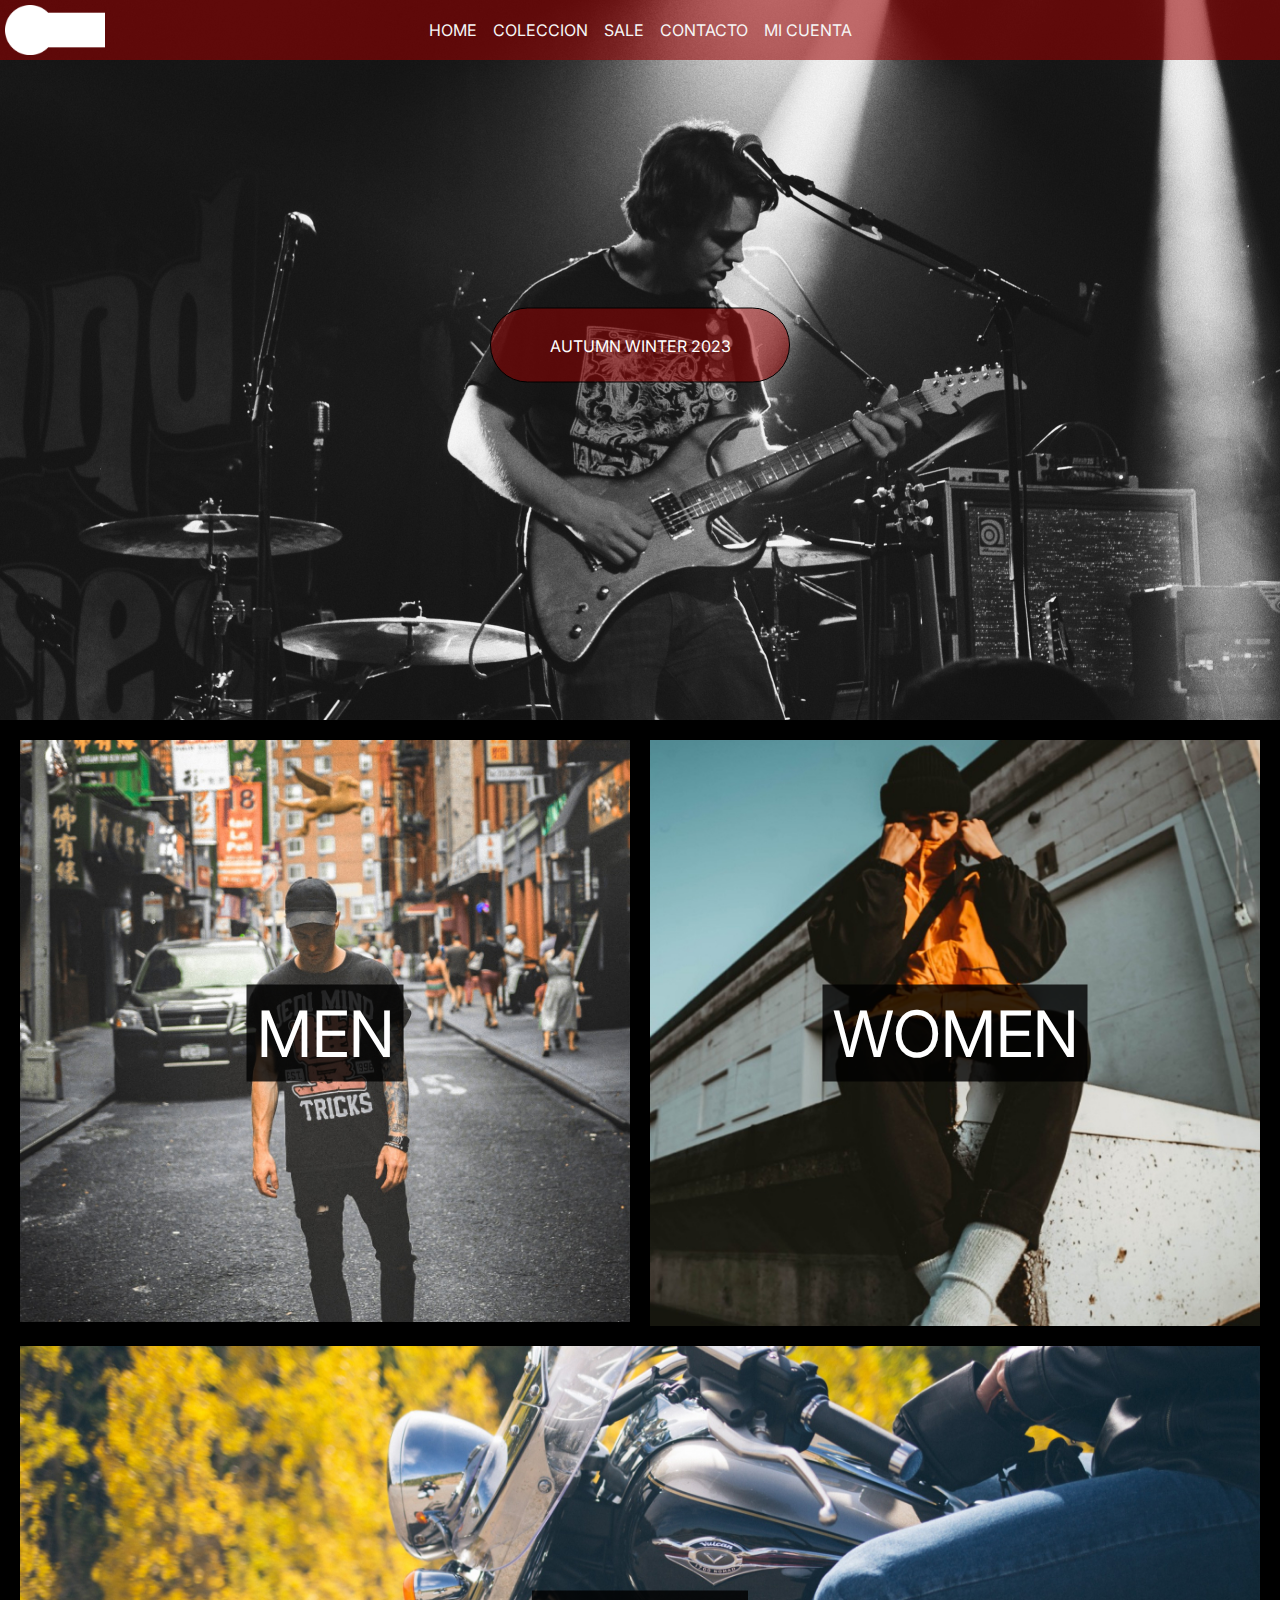
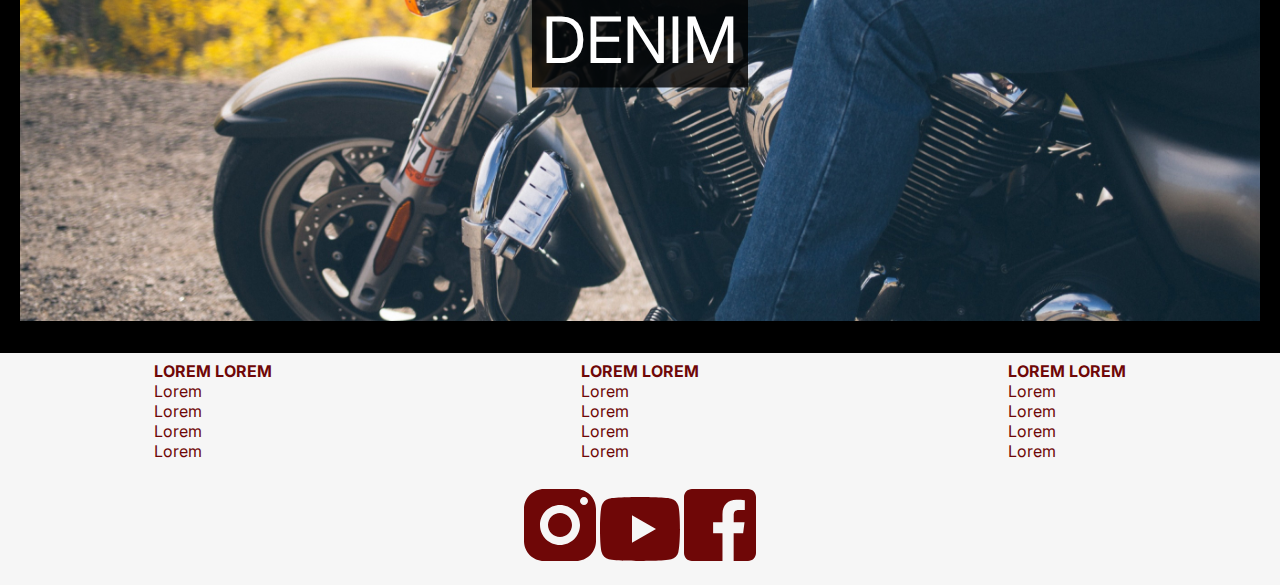
<file: index.html>
<!DOCTYPE html>
<html lang="en">
<head>
    <meta charset="UTF-8">
    <meta name="viewport" content="width=device-width, initial-scale=1.0">
    <title>MARCA - INDUMENTARIA</title>
    <link rel="stylesheet" href="./css/style.css">
</head>
<body class="bodyHome">
    <header class="headerHome">
        <nav class="navBarHome">
            <img src="./assets/img/logo.png" alt="logo" class="logo">
            <ul>
                <li><a href="index.html">HOME</a></li>
                <li><a href="./pages/coleccion.html">COLECCION</a></li>
                <li><a href="./pages/sale.html">SALE</a></li>
                <li><a href="./pages/contacto.html">CONTACTO</a></li>
                <li><a href="./pages/mi-cuenta.html">MI CUENTA</a></li>
            </ul>
        </nav>
        <div class="linkButtonHeaderBack">
            <a href="#" class="backgroundHeaderTitle">AUTUMN WINTER 2023</a>
        </div>
    </header>
    <main class="mainHome">
        <section class="men">
            <p class="mainText">MEN</p>
            <img src="./assets/img/man-background.jpg" alt="">
        </section>
        <section class="women">
            <p class="mainText">WOMEN</p>
            <img src="./assets/img/woman-background.jpg" alt="">
        </section>
        <section class="denim">
            <p class="mainText">DENIM</p>
            <img src="./assets/img/denim-background.jpg" alt="">
        </section>
    </main>
    <footer>
        <div class="column1">
            <p>LOREM LOREM</p>
            <ul>
                <li><a href="#">Lorem</a></li>
                <li><a href="#">Lorem</a></li>
                <li><a href="#">Lorem</a></li>
                <li><a href="#">Lorem</a></li>
            </ul>
        </div>
        <div class="column2">
            <p>LOREM LOREM</p>
            <ul>
                <li><a href="#">Lorem</a></li>
                <li><a href="#">Lorem</a></li>
                <li><a href="#">Lorem</a></li>
                <li><a href="#">Lorem</a></li>
            </ul>
        </div>
        <div class="column3">
            <p>LOREM LOREM</p>
            <ul>
                <li><a href="#">Lorem</a></li>
                <li><a href="#">Lorem</a></li>
                <li><a href="#">Lorem</a></li>
                <li><a href="#">Lorem</a></li>
            </ul>
        </div>
        <div class="redesIconos">
            <a href="https://www.instagram.com" target="_blank"><img src="./assets/img/logo-instagram.svg" alt="logo instagram"></a>
            <a href="https://www.youtube.com" target="_blank"><img src="./assets/img/logo-youtube.svg" alt="logo youtube"></a>
            <a href="https://www.facebook.com" target="_blank"><img src="./assets/img/logo-facebook.svg" alt="logo facebook"></a>
        </div>
    </footer>
</body>
</html>
</file>
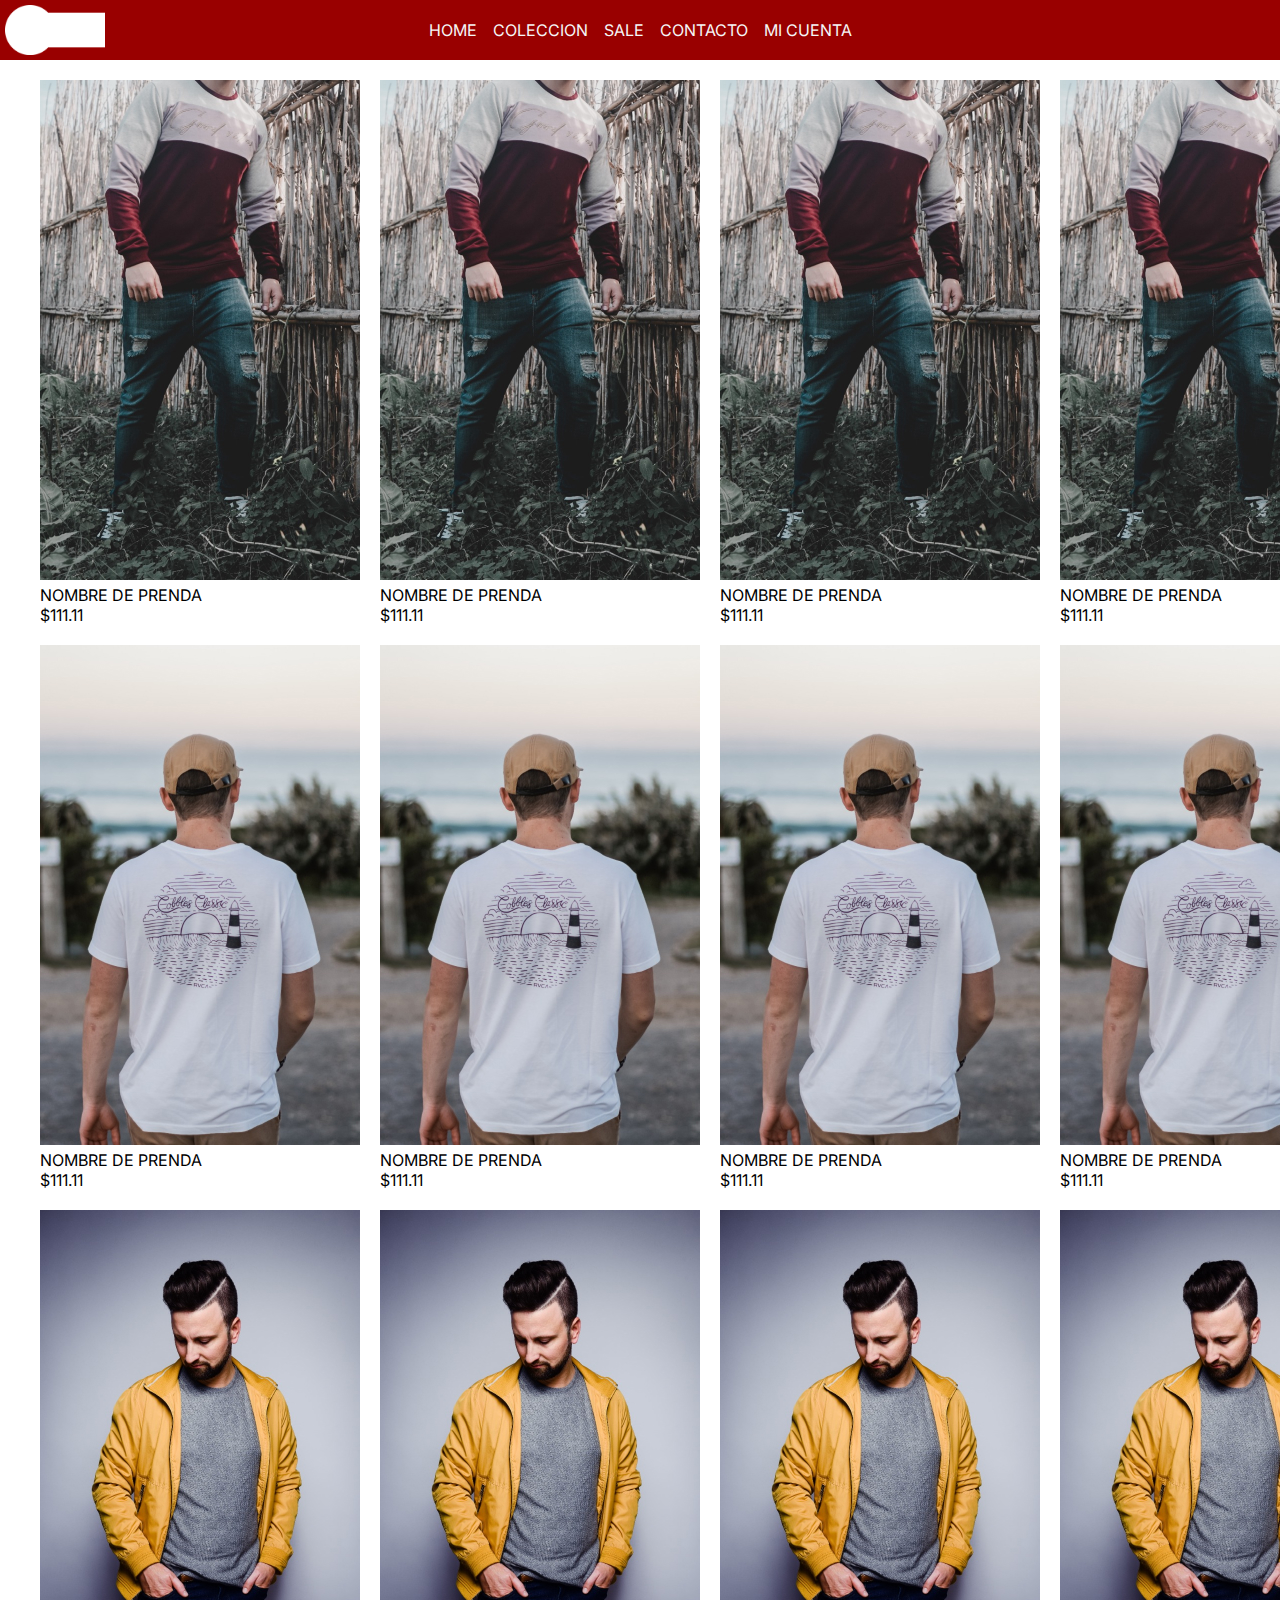
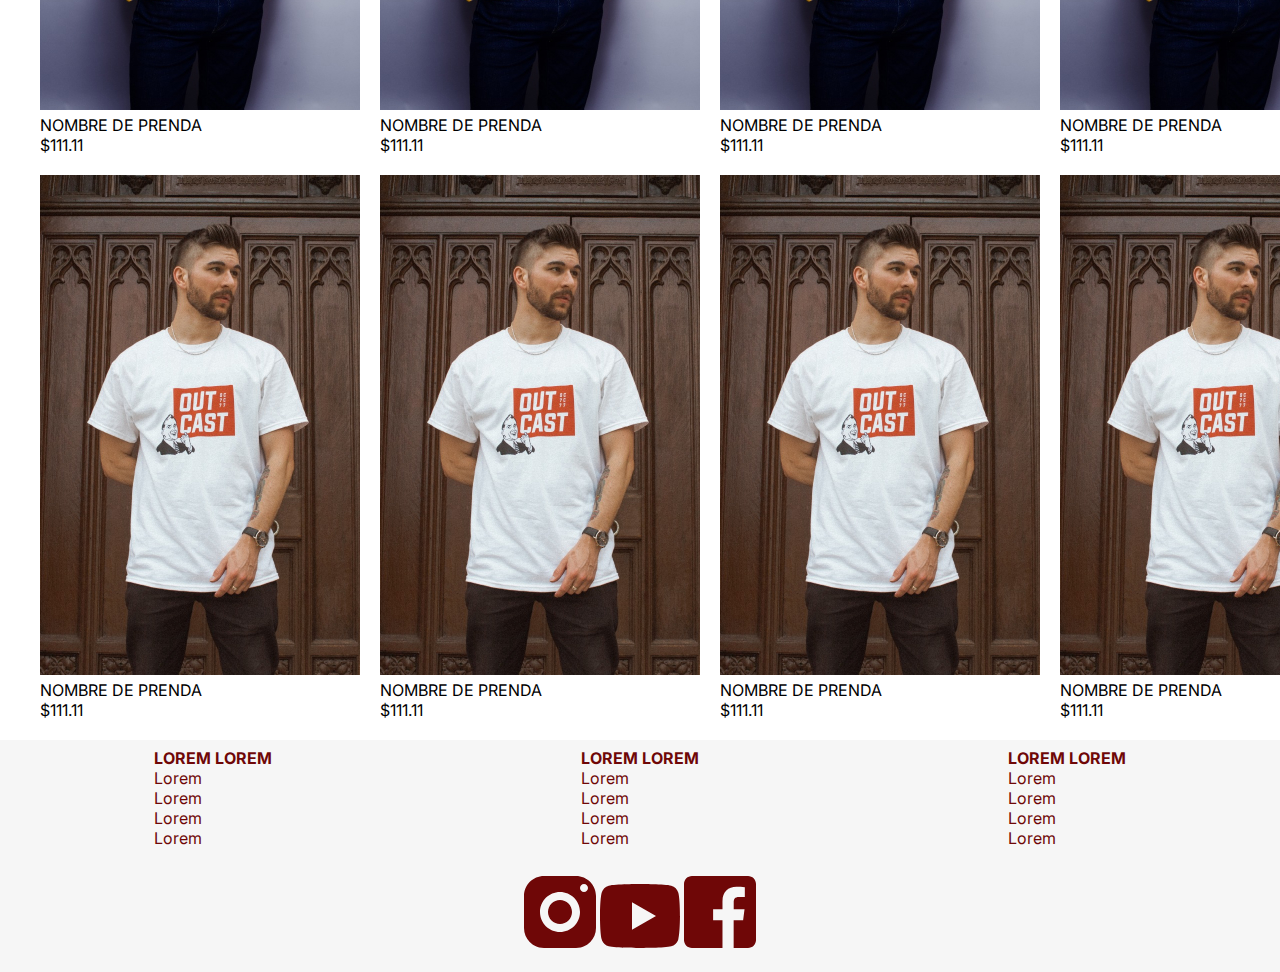
<file: pages/coleccion.html>
<!DOCTYPE html>
<html lang="en">
<head>
    <meta charset="UTF-8">
    <meta name="viewport" content="width=device-width, initial-scale=1.0">
    <title>COLECCION</title>
    <link rel="stylesheet" href="../css/style.css">
</head>
<body>
    <header>
        <nav class="navBar">
            <img src="../assets/img/logo.png" alt="logo" class="logo">
            <ul>
                <li><a href="../index.html">HOME</a></li>
                <li><a href="coleccion.html">COLECCION</a></li>
                <li><a href="sale.html">SALE</a></li>
                <li><a href="contacto.html">CONTACTO</a></li>
                <li><a href="mi-cuenta.html">MI CUENTA</a></li>
            </ul>
        </nav>
    </header>
    <main class="mainColeccion">
        <div class="cardPrendas prenda1">                          <!-- PRENDAS -->
            <img src="../assets/img/prenda1.jpg" alt="">
            <div>NOMBRE DE PRENDA</div>
            <div>$111.11</div>
        </div>
        <div class="cardPrendas prenda2">
            <img src="../assets/img/prenda1.jpg" alt="">
            <div>NOMBRE DE PRENDA</div>
            <div>$111.11</div>
        </div>
        <div class="cardPrendas prenda3">
            <img src="../assets/img/prenda1.jpg" alt="">
            <div>NOMBRE DE PRENDA</div>
            <div>$111.11</div>
        </div>
        <div class="cardPrendas prenda4">
            <img src="../assets/img/prenda1.jpg" alt="">
            <div>NOMBRE DE PRENDA</div>
            <div>$111.11</div>            
        </div>
        <div class="cardPrendas prenda5">
            <img src="../assets/img/prenda2.jpg" alt="">
            <div>NOMBRE DE PRENDA</div>
            <div>$111.11</div>
        </div>
        <div class="cardPrendas prenda6">
            <img src="../assets/img/prenda2.jpg" alt="">
            <div>NOMBRE DE PRENDA</div>
            <div>$111.11</div>
        </div>
        <div class="cardPrendas prenda7">
            <img src="../assets/img/prenda2.jpg" alt="">
            <div>NOMBRE DE PRENDA</div>
            <div>$111.11</div>
        </div>
        <div class="cardPrendas prenda8">
            <img src="../assets/img/prenda2.jpg" alt="">
            <div>NOMBRE DE PRENDA</div>
            <div>$111.11</div>
        </div>
        <div class="cardPrendas prenda9">
            <img src="../assets/img/prenda3.jpg" alt="">
            <div>NOMBRE DE PRENDA</div>
            <div>$111.11</div>
        </div>
        <div class="cardPrendas prenda10">
            <img src="../assets/img/prenda3.jpg" alt="">
            <div>NOMBRE DE PRENDA</div>
            <div>$111.11</div>
        </div>
        <div class="cardPrendas prenda11">
            <img src="../assets/img/prenda3.jpg" alt="">
            <div>NOMBRE DE PRENDA</div>
            <div>$111.11</div>
        </div>
        <div class="cardPrendas prenda12">
            <img src="../assets/img/prenda3.jpg" alt="">
            <div>NOMBRE DE PRENDA</div>
            <div>$111.11</div>
        </div>
        <div class="cardPrendas prenda13">
            <img src="../assets/img/prenda4.jpg" alt="">
            <div>NOMBRE DE PRENDA</div>
            <div>$111.11</div>
        </div>
        <div class="cardPrendas prenda14">
            <img src="../assets/img/prenda4.jpg" alt="">
            <div>NOMBRE DE PRENDA</div>
            <div>$111.11</div>
        </div>
        <div class="cardPrendas prenda15">
            <img src="../assets/img/prenda4.jpg" alt="">
            <div>NOMBRE DE PRENDA</div>
            <div>$111.11</div>
        </div>
        <div class="cardPrendas prenda16">
            <img src="../assets/img/prenda4.jpg" alt="">
            <div>NOMBRE DE PRENDA</div>
            <div>$111.11</div>
        </div>
    </main>
    <footer>
        <div class="column1">
            <p>LOREM LOREM</p>
            <ul>
                <li><a href="#">Lorem</a></li>
                <li><a href="#">Lorem</a></li>
                <li><a href="#">Lorem</a></li>
                <li><a href="#">Lorem</a></li>
            </ul>
        </div>
        <div class="column2">
            <p>LOREM LOREM</p>
            <ul>
                <li><a href="#">Lorem</a></li>
                <li><a href="#">Lorem</a></li>
                <li><a href="#">Lorem</a></li>
                <li><a href="#">Lorem</a></li>
            </ul>
        </div>
        <div class="column3">
            <p>LOREM LOREM</p>
            <ul>
                <li><a href="#">Lorem</a></li>
                <li><a href="#">Lorem</a></li>
                <li><a href="#">Lorem</a></li>
                <li><a href="#">Lorem</a></li>
            </ul>
        </div>
        <div class="redesIconos">
            <a href="https://www.instagram.com" target="_blank"><img src="../assets/img/logo-instagram.svg" alt="logo instagram"></a>
            <a href="https://www.youtube.com" target="_blank"><img src="../assets/img/logo-youtube.svg" alt="logo youtube"></a>
            <a href="https://www.facebook.com" target="_blank"><img src="../assets/img/logo-facebook.svg" alt="logo facebook"></a>
        </div>
    </footer>
</body>
</html>
</file>
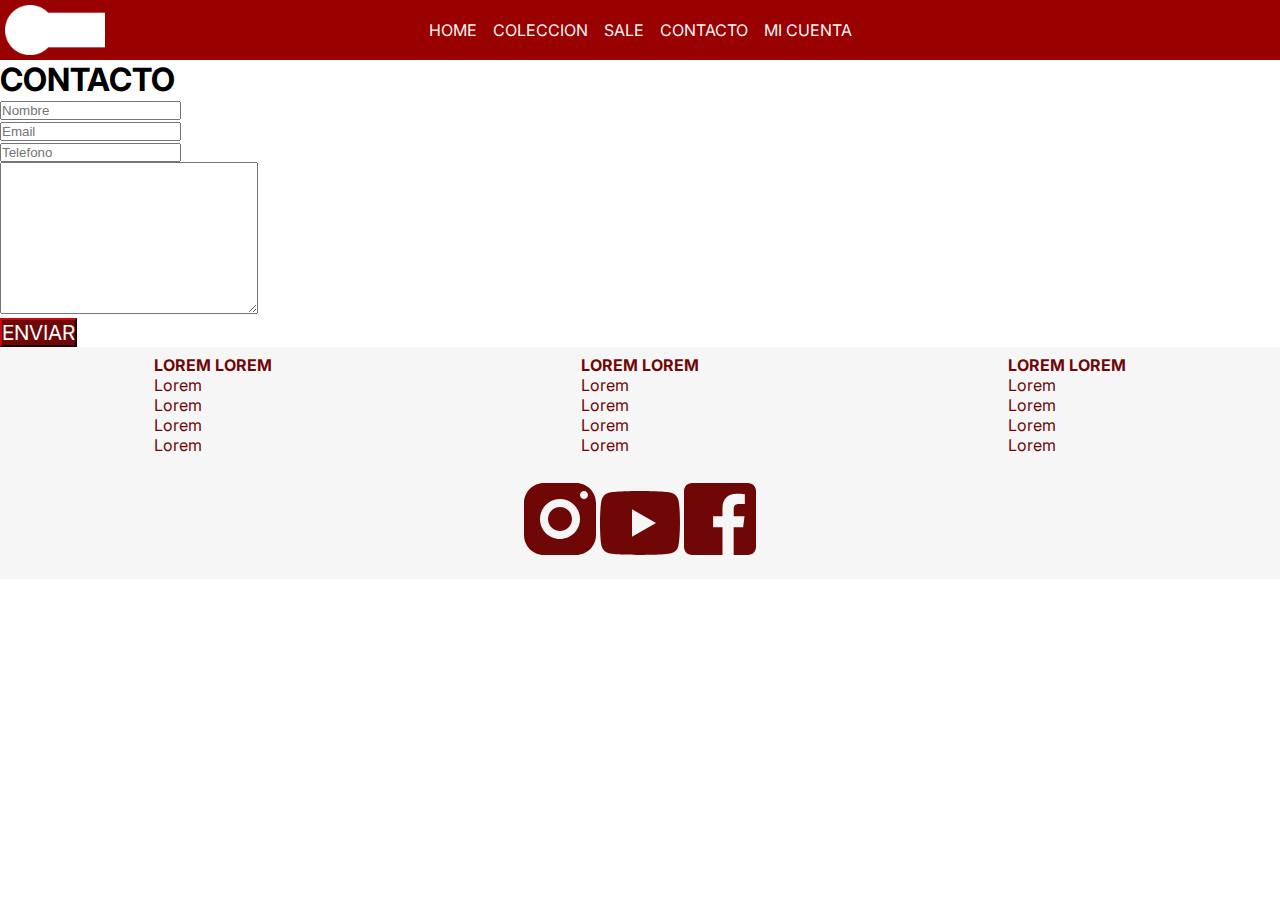
<file: pages/contacto.html>
<!DOCTYPE html>
<html lang="en">
<head>
    <meta charset="UTF-8">
    <meta name="viewport" content="width=device-width, initial-scale=1.0">
    <title>CONTACTO</title>
    <link href="https://cdn.jsdelivr.net/npm/bootstrap@5.3.1/dist/css/bootstrap.min.css" rel="stylesheet" integrity="sha384-4bw+/aepP/YC94hEpVNVgiZdgIC5+VKNBQNGCHeKRQN+PtmoHDEXuppvnDJzQIu9" crossorigin="anonymous">
    <link rel="stylesheet" href="../css/style.css">
</head>
<body>
    <header>
        <nav class="navBar">
            <img src="../assets/img/logo.png" alt="logo" class="logo">
            <ul class="my-auto">
                <li><a href="../index.html">HOME</a></li>
                <li><a href="coleccion.html">COLECCION</a></li>
                <li><a href="sale.html">SALE</a></li>
                <li><a href="contacto.html">CONTACTO</a></li>
                <li><a href="mi-cuenta.html">MI CUENTA</a></li>
            </ul>
        </nav>
    </header>
    <main>
        <h1 class="row justify-content-center mt-5 contactoH1">CONTACTO</h1>
        <form>
            <div class="w-25 mx-auto">
                <label for="nombre"></label>
                <input type="text" class="form-control" id="nombre" placeholder="Nombre" required>
            </div>
            <div class="w-25 mx-auto">
                <label for="email"></label>
                <input type="email" class="form-control" id="email" placeholder="Email" required>
            </div>
            <div class="w-25 mx-auto">
                <label for="telefono"></label>
                <input type="tel" class="form-control" id="telefono" placeholder="Telefono" required>
            </div>
            <div class="w-25 mx-auto">
                <label for="mensaje"></label>
                <textarea type="text" class="form-control" id="mensaje" cols="30" rows="10" placeholder="Mensaje" required>
                
                </textarea>
            </div>
            <div class="d-grid col-1 mx-auto my-4">
                <button type="submit" class="btn btn-primary rounded-5 botonEnviarForm">ENVIAR</button>
            </div> 
        </form>
    </main>
    <footer>
        <div class="column1">
            <p>LOREM LOREM</p>
            <ul>
                <li><a href="#">Lorem</a></li>
                <li><a href="#">Lorem</a></li>
                <li><a href="#">Lorem</a></li>
                <li><a href="#">Lorem</a></li>
            </ul>
        </div>
        <div class="column2">
            <p>LOREM LOREM</p>
            <ul>
                <li><a href="#">Lorem</a></li>
                <li><a href="#">Lorem</a></li>
                <li><a href="#">Lorem</a></li>
                <li><a href="#">Lorem</a></li>
            </ul>
        </div>
        <div class="column3">
            <p>LOREM LOREM</p>
            <ul>
                <li><a href="#">Lorem</a></li>
                <li><a href="#">Lorem</a></li>
                <li><a href="#">Lorem</a></li>
                <li><a href="#">Lorem</a></li>
            </ul>
        </div>
        <div class="redesIconos">
            <a href="https://www.instagram.com" target="_blank"><img src="../assets/img/logo-instagram.svg" alt="logo instagram"></a>
            <a href="https://www.youtube.com" target="_blank"><img src="../assets/img/logo-youtube.svg" alt="logo youtube"></a>
            <a href="https://www.facebook.com" target="_blank"><img src="../assets/img/logo-facebook.svg" alt="logo facebook"></a>
        </div>
    </footer>

    <script src="https://cdn.jsdelivr.net/npm/@popperjs/core@2.11.8/dist/umd/popper.min.js" integrity="sha384-I7E8VVD/ismYTF4hNIPjVp/Zjvgyol6VFvRkX/vR+Vc4jQkC+hVqc2pM8ODewa9r" crossorigin="anonymous"></script>
    <script src="https://cdn.jsdelivr.net/npm/bootstrap@5.3.1/dist/js/bootstrap.min.js" integrity="sha384-Rx+T1VzGupg4BHQYs2gCW9It+akI2MM/mndMCy36UVfodzcJcF0GGLxZIzObiEfa" crossorigin="anonymous"></script>
</body>
</html>
</file>
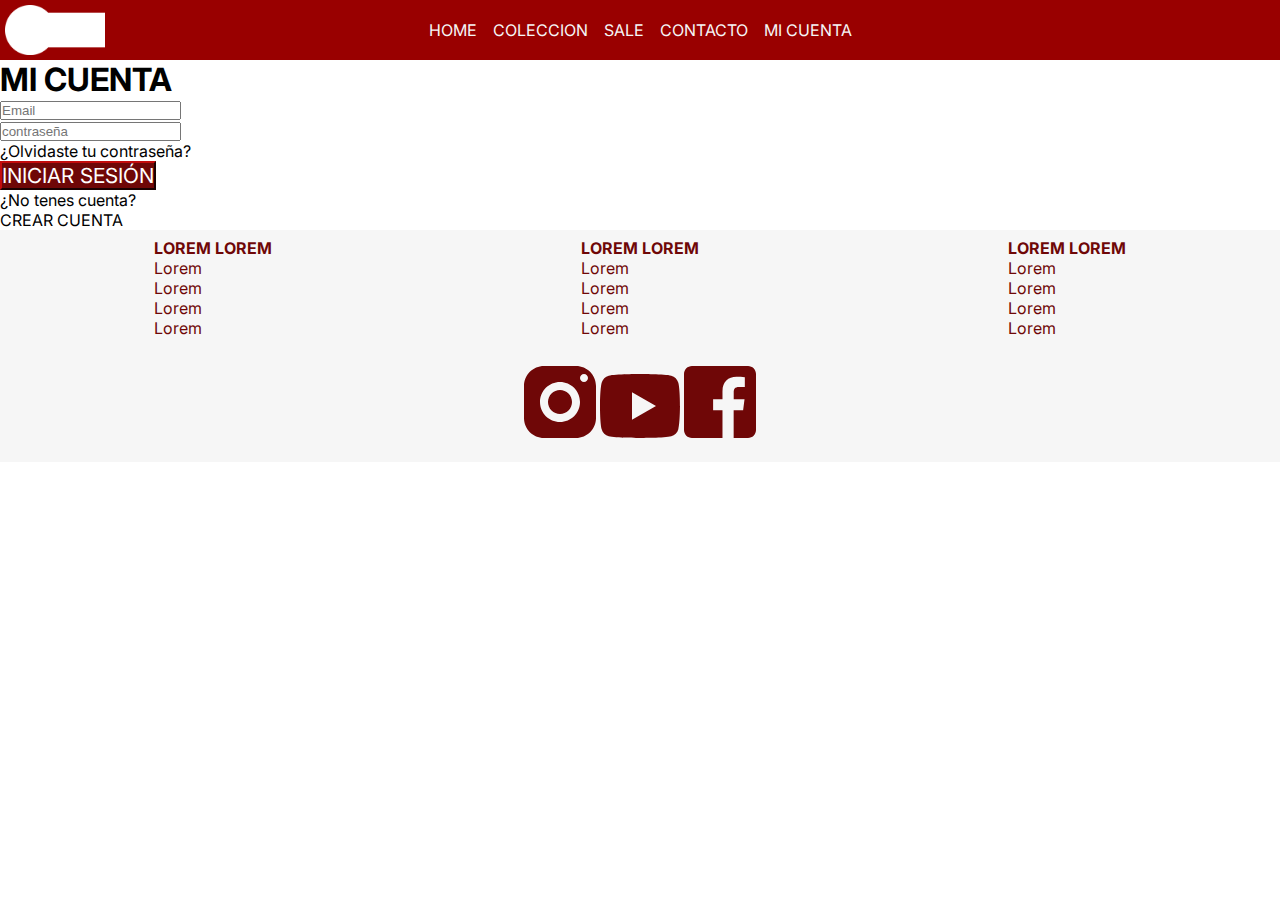
<file: pages/mi-cuenta.html>
<!DOCTYPE html>
<html lang="en">
<head>
    <meta charset="UTF-8">
    <meta name="viewport" content="width=device-width, initial-scale=1.0">
    <title>MI CUENTA</title>
    <link href="https://cdn.jsdelivr.net/npm/bootstrap@5.3.1/dist/css/bootstrap.min.css" rel="stylesheet" integrity="sha384-4bw+/aepP/YC94hEpVNVgiZdgIC5+VKNBQNGCHeKRQN+PtmoHDEXuppvnDJzQIu9" crossorigin="anonymous">
    <link rel="stylesheet" href="../css/style.css">
</head>
<body>
    <header>
        <nav class="navBar">
            <img src="../assets/img/logo.png" alt="logo" class="logo">
            <ul class="my-auto">
                <li><a href="../index.html">HOME</a></li>
                <li><a href="coleccion.html">COLECCION</a></li>
                <li><a href="sale.html">SALE</a></li>
                <li><a href="contacto.html">CONTACTO</a></li>
                <li><a href="mi-cuenta.html">MI CUENTA</a></li>
            </ul>
        </nav>
    </header>
    <main>
        <h1 class="row justify-content-center mt-5 contactoH1">MI CUENTA</h1>
        <!-- <form action="">
            <label for="email"></label>
                <input type="email" id="email" placeholder="Email" required>
                <br>
            <label for="password"></label>
                <input type="password" id="password" placeholder="Contraseña" required>
                <br>
                <a href="#" class="linkTextStyle">¿Olvidaste tu contraseña?</a>
                <br>
                <input type="submit" value="Iniciar sesión" class="botonIniciarSesion">
                <p>¿No tenes cuenta?</p>
                <a href="#" class="linkTextStyle">CREAR CUENTA</a>
        </form> -->
        <form>
            <div class="w-25 mx-auto">
                <label for="email"></label>
                <input type="email" class="form-control" id="email" placeholder="Email" required>
            </div>
            <div class="w-25 mx-auto">
                <label for="password"></label>
                <input type="password" class="form-control" id="password" placeholder="contraseña" required>
            </div>
            <div class="d-grid w-25 mx-auto my-3 justify-content-end">
                <a href="#" class="linkTextStyle">¿Olvidaste tu contraseña?</a>
            </div>
            <div class="d-grid col-2 mx-auto my-3">
                <button type="submit" class="btn btn-primary rounded-5 botonEnviarForm">INICIAR SESIÓN</button>
            </div> 
            <div class="d-grid mx-auto">
                <p class="mx-auto">¿No tenes cuenta?</p>
                <a href="#" class="mx-auto mb-5 linkTextStyle">CREAR CUENTA</a>
            </div>
        </form>
    </main>
    <footer>
        <div class="column1">
            <p>LOREM LOREM</p>
            <ul>
                <li><a href="#">Lorem</a></li>
                <li><a href="#">Lorem</a></li>
                <li><a href="#">Lorem</a></li>
                <li><a href="#">Lorem</a></li>
            </ul>
        </div>
        <div class="column2">
            <p>LOREM LOREM</p>
            <ul>
                <li><a href="#">Lorem</a></li>
                <li><a href="#">Lorem</a></li>
                <li><a href="#">Lorem</a></li>
                <li><a href="#">Lorem</a></li>
            </ul>
        </div>
        <div class="column3">
            <p>LOREM LOREM</p>
            <ul>
                <li><a href="#">Lorem</a></li>
                <li><a href="#">Lorem</a></li>
                <li><a href="#">Lorem</a></li>
                <li><a href="#">Lorem</a></li>
            </ul>
        </div>
        <div class="redesIconos">
            <a href="https://www.instagram.com" target="_blank"><img src="../assets/img/logo-instagram.svg" alt="logo instagram"></a>
            <a href="https://www.youtube.com" target="_blank"><img src="../assets/img/logo-youtube.svg" alt="logo youtube"></a>
            <a href="https://www.facebook.com" target="_blank"><img src="../assets/img/logo-facebook.svg" alt="logo facebook"></a>
        </div>
    </footer>

    <script src="https://cdn.jsdelivr.net/npm/@popperjs/core@2.11.8/dist/umd/popper.min.js" integrity="sha384-I7E8VVD/ismYTF4hNIPjVp/Zjvgyol6VFvRkX/vR+Vc4jQkC+hVqc2pM8ODewa9r" crossorigin="anonymous"></script>
    <script src="https://cdn.jsdelivr.net/npm/bootstrap@5.3.1/dist/js/bootstrap.min.js" integrity="sha384-Rx+T1VzGupg4BHQYs2gCW9It+akI2MM/mndMCy36UVfodzcJcF0GGLxZIzObiEfa" crossorigin="anonymous"></script>
</body>
</html>
</file>
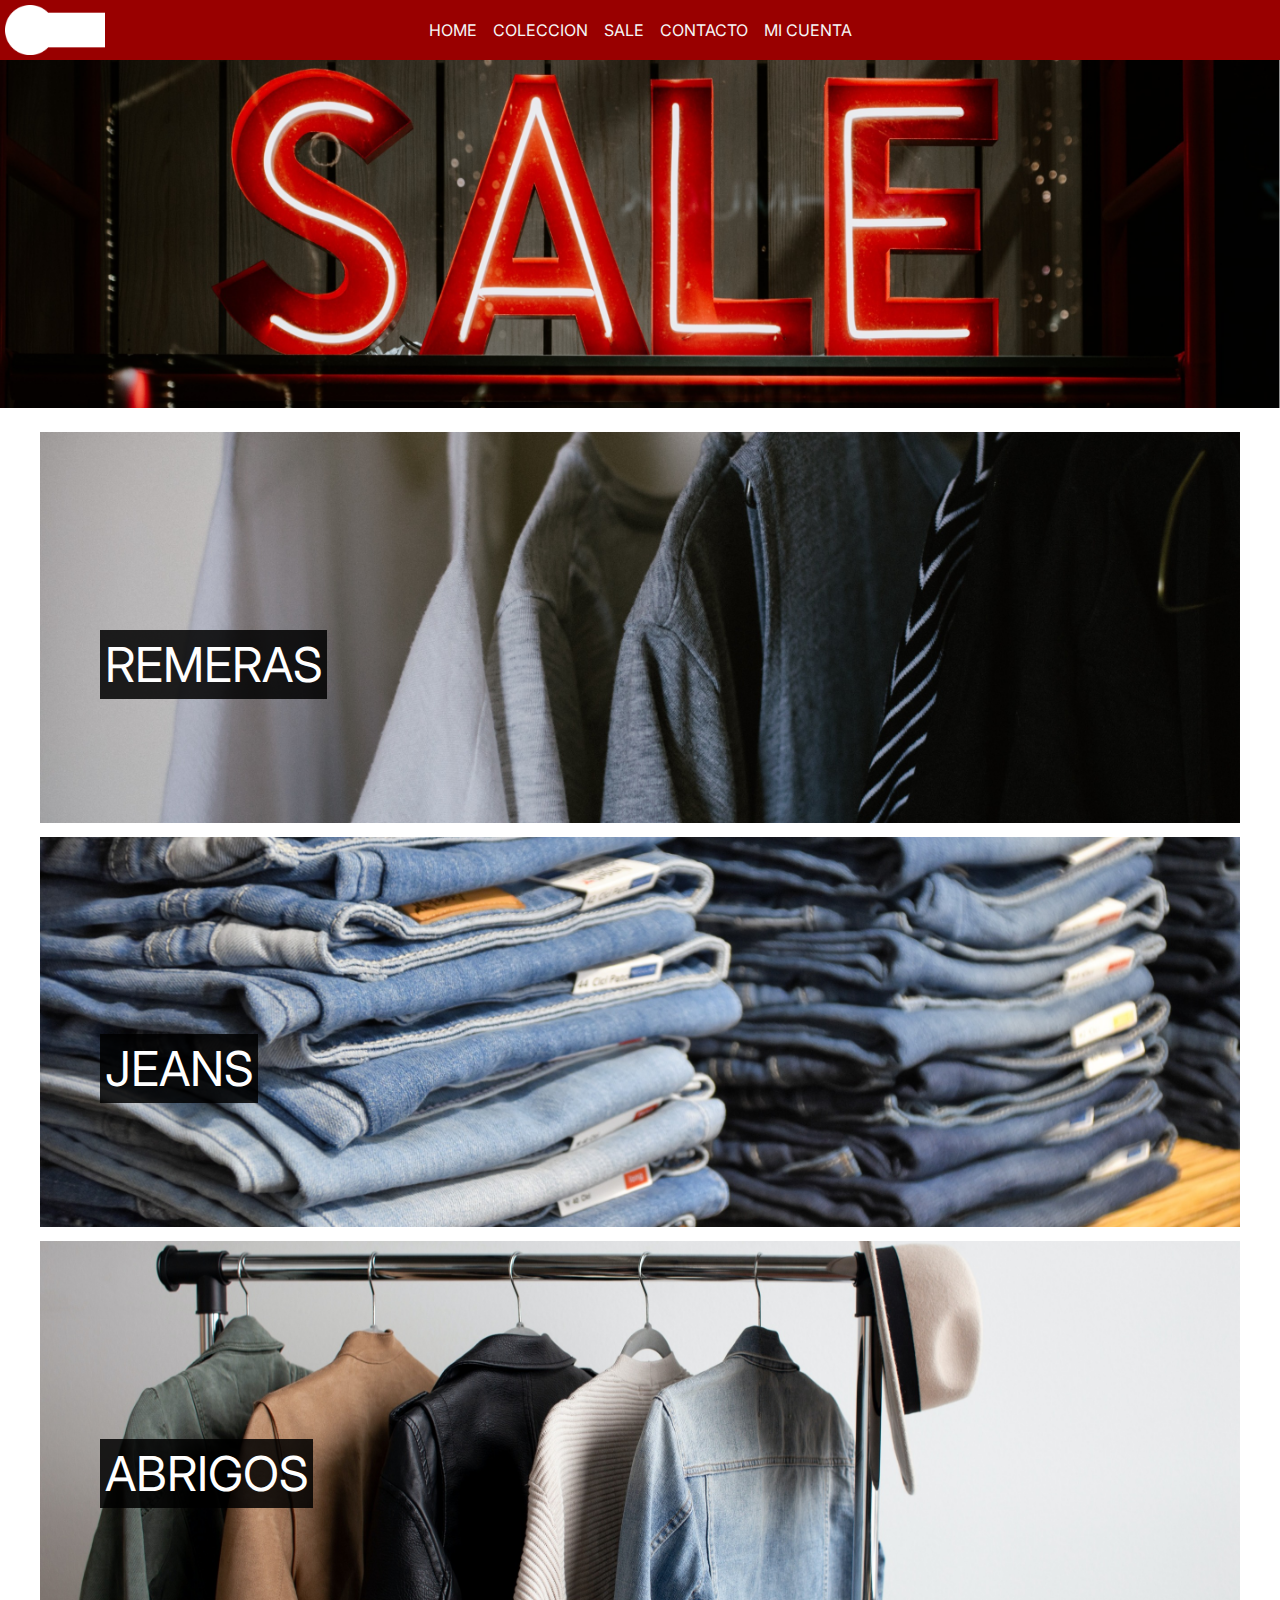
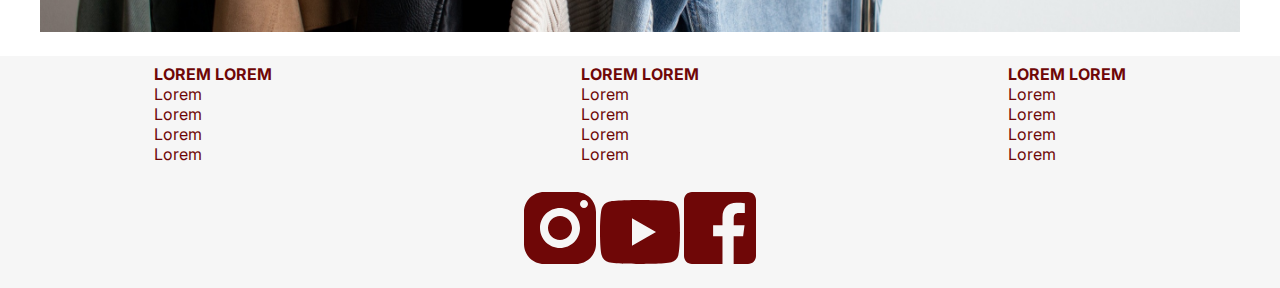
<file: pages/sale.html>
<!DOCTYPE html>
<html lang="en">
<head>
    <meta charset="UTF-8">
    <meta name="viewport" content="width=device-width, initial-scale=1.0">
    <title>SALE</title>
    <link rel="stylesheet" href="../css/style.css">
</head>
<body>
    <header>
        <nav class="navBar">
            <img src="../assets/img/logo.png" alt="logo" class="logo">
            <ul>
                <li><a href="../index.html">HOME</a></li>
                <li><a href="coleccion.html">COLECCION</a></li>
                <li><a href="sale.html">SALE</a></li>
                <li><a href="contacto.html">CONTACTO</a></li>
                <li><a href="mi-cuenta.html">MI CUENTA</a></li>
            </ul>
        </nav>
        <div class="bannerSale">
            <img src="../assets/img/bannerSale.png" alt="">
        </div>
    </header>
    <main class="mainSale">
        <div>
            <p class="bannerSaleTypo">REMERAS</p>
            <img src="../assets/img/remeras.png" alt="">
        </div>
        <div>
            <p class="bannerSaleTypo">JEANS</p>
            <img src="../assets/img/jeans.png" alt="">
        </div>
        <div>
            <p class="bannerSaleTypo">ABRIGOS</p>
            <img src="../assets/img/abrigo.png" alt="">
        </div>
    </main>
    <footer>
        <div class="column1">
            <p>LOREM LOREM</p>
            <ul>
                <li><a href="#">Lorem</a></li>
                <li><a href="#">Lorem</a></li>
                <li><a href="#">Lorem</a></li>
                <li><a href="#">Lorem</a></li>
            </ul>
        </div>
        <div class="column2">
            <p>LOREM LOREM</p>
            <ul>
                <li><a href="#">Lorem</a></li>
                <li><a href="#">Lorem</a></li>
                <li><a href="#">Lorem</a></li>
                <li><a href="#">Lorem</a></li>
            </ul>
        </div>
        <div class="column3">
            <p>LOREM LOREM</p>
            <ul>
                <li><a href="#">Lorem</a></li>
                <li><a href="#">Lorem</a></li>
                <li><a href="#">Lorem</a></li>
                <li><a href="#">Lorem</a></li>
            </ul>
        </div>
        <div class="redesIconos">
            <a href="https://www.instagram.com" target="_blank"><img src="../assets/img/logo-instagram.svg" alt="logo instagram"></a>
            <a href="https://www.youtube.com" target="_blank"><img src="../assets/img/logo-youtube.svg" alt="logo youtube"></a>
            <a href="https://www.facebook.com" target="_blank"><img src="../assets/img/logo-facebook.svg" alt="logo facebook"></a>
        </div>
    </footer>
</body>
</html>
</file>
<file: css/style.css>
@import url('https://fonts.googleapis.com/css2?family=Inter:wght@100;300;700&display=swap');
*{
    margin: 0;
    padding: 0;
    box-sizing: border-box;
}

/* 
TIPOGRAFIAS
font-family: 'Inter', sans-serif;
*/

/* html{
    background-color: black;
} */
.bodyHome{
    background-color: black;
    font-family: 'Inter', sans-serif;
}
body{
    background-color: #FFFFFF;
    font-family: 'Inter', sans-serif;
}

.linkButtonHeaderBack{
    background-color: #99000085;
    border-style: solid;
    border-color: black;
    border-width: .0625rem;
    border-radius: 3.125rem;
    width: 18.75rem;
    height: 4.6875rem;
    /* padding: 13px 2px 13px 2px; */
    /* margin: auto; */
    /* text-align: center; */
    position: relative;
    top: 50%;
    left: 50%;
    transform: translate(-50%, -150%);
}
.backgroundHeaderTitle{
    width: 100%;
    text-align: center;
    text-decoration: none;
    color: white;
    position: absolute;
    top: 50%;
    left: 50%;
    transform: translate(-50%, -50%);
}
.navBar{
    background-color: #990000;
    width: 100%;
    display: flex;
    justify-content: space-between;
    align-items: center;
}
.navBarHome{
    background-color: #99000090;
    width: 100%;
    display: flex;
    justify-content: space-between;
    align-items: center;
}
/* header nav{
    background-color: #990000;
} */
nav ul{
    list-style: none;
    display: flex;
    gap: 1rem;
    width: 100%;
    justify-content: center;
    align-items: center;
    position: absolute;
}
nav li a{
    text-decoration: none;
    color: #F6F6F6;
}
.logo{
    height: 3.125rem;
    margin: .3125rem;
}
.headerHome{
    background-image: url("../assets/img/guitar-man-background.jpg");
    background-size: cover;
    background-position: center center;
    height: 45rem;
    /* width: 100%; */
}
.mainHome{
    background-color: black;
    margin: 1.25rem;
    display: grid;
    grid-template: 1fr 1fr / 1fr 1fr;
    grid-template-areas: 
    "men women"
    "denim denim"    ;
    gap: 1.25rem;
}
.men{
    grid-area: men;
    width: 100%;
    height: 100%;
    position: relative;
}
.men img{
    width: 100%;
}
.women{
    grid-area: women;
    width: 100%;
    position: relative;
}
.women img{
    width: 100%;
    height: 100%;
}
.denim{
    grid-area: denim;
    width: 100%;
    height: 100%;
    position: relative;
}
.denim img{
    width: 100%;
}
.mainText{
    color: white;
    position: absolute;
    font-size: 4rem;
    text-align: center;
    top: 50%;
    left: 50%;
    transform: translate(-50%, -50%);
    background-color: rgba(0, 0, 0, 0.8);
    padding: .625rem;
}
.textImg{
    color: white;
    background-color: #990000;
}
footer{
    background-color: #F6F6F6;
    display: grid;
    grid-template: 1fr 1fr / 1fr 1fr 1fr;
    grid-template-areas: 
    "column1 column2 column3"
    ". redesIconos ." ;
    /* text-decoration: none; */
    align-items: center;
    justify-items: center;
    padding: .625rm;    
}
footer div p{
    font-weight: bold;
}
.column1{
    grid-area: column1;
    /* text-align: center; */
    color: #6F0707;
}
.column1 ul{
    list-style: none;

}
.column1 a{
    text-decoration: none;
    color: #6F0707;
}
.column2{
    grid-area: column2;
    /* text-align: center; */
    color: #6F0707;
}
.column2 ul{
    list-style: none;
}
.column2 a{
    text-decoration: none;
    color: #6F0707;
}
.column3{
    grid-area: column3;
    /* text-align: center; */
    color: #6F0707;
}
.column3 ul{
    list-style: none;
}
.column3 a{
    text-decoration: none;
    color: #6F0707;
}
.redesIconos{
    grid-area: redesIconos;
    justify-self: center;
    margin: 1.25rem;
}
.bannerSale img{
    /* background-image: url("../assets/img/bannerSale.png");
    background-size: cover;
    background-position: center center; */
    /* height: 32rem; */
    width: 100%;
}

.botonEnviarForm{
    font-size: 1.3rem;
    font-family: 'Inter', sans-serif;
    color: white;
    background-color: #6F0707;
    border-color: #6F0707;
    /* height: 2rem;
        
    border-radius: 3.125rem;
    border-style: none; */   
}
.contactoH1{
    font-family: 'Inter', sans-serif;
    font-weight: bold;
}
.botonIniciarSesion{
    font-size: 1.3rem;
    color: white;
    background-color: #6F0707;
    height: 2rem;
    width: 10rem;
    border-radius: 3.125rem;
    border-style: none;
    
}
.linkTextStyle{
    text-decoration: none;
    color: black;
}

/*COLECCION*/
.mainColeccion{
    width: 100%;
    display: grid;
    grid-template: repeat(4, 1fr) / repeat(4, 1fr);
    grid-template-areas: 
    "prenda1 prenda2 prenda3 prenda4"
    "prenda5 prenda6 prenda7 prenda8"
    "prenda9 prenda10 prenda11 prenda12"
    "prenda13 prenda14 prenda15 prenda16";
    gap: 1.25rem;
    /* margin: 1.25rem 1.875rem; */
    padding: 1.25rem 2.5rem;
}
.prenda1{
    grid-area: prenda1;
    width: 100%;
    height: 100%;
}
.prenda2{
    grid-area: prenda2;
    width: 100%;
    height: 100%;
}
.prenda3{
    grid-area: prenda3;
    width: 100%;
    height: 100%;
}
.prenda4{
    grid-area: prenda4;
    width: 100%;
    height: 100%;
}
.prenda5{
    grid-area: prenda5;
    width: 100%;
    height: 100%;
}
.prenda6{
    grid-area: prenda6;
    width: 100%;
    height: 100%;
}
.prenda7{
    grid-area: prenda7;
    width: 100%;
    height: 100%;
}
.prenda8{
    grid-area: prenda8;
    width: 100%;
    height: 100%;
}
.prenda9{
    grid-area: prenda9;
    width: 100%;
    height: 100%;
}
.prenda10{
    grid-area: prenda10;
    width: 100%;
    height: 100%;
}
.prenda11{
    grid-area: prenda11;
    width: 100%;
    height: 100%;
}
.prenda12{
    grid-area: prenda12;
    width: 100%;
    height: 100%;
}
.prenda13{
    grid-area: prenda13;
    width: 100%;
    height: 100%;
}
.prenda14{
    grid-area: prenda14;
    width: 100%;
    height: 100%;
}
.prenda15{
    grid-area: prenda15;
    width: 100%;
    height: 100%;
}
.prenda16{
    grid-area: prenda16;
    width: 100%;
    height: 100%;
}

.cardPrendas{
    width: 100%;
    height: 100%;
    display: flex;
    flex-direction: column;
    justify-content: center;
    align-content: center;
}
.cardPrendas img{
    margin-bottom: .3125rem;
}

/*SALE*/
.mainSale{
    margin: 1.25rem 2.5rem;
    display: flex;
    flex-direction: column;
    gap: .625rem;
}
.mainSale div{
    position: relative;
}
.mainSale img{
    width: 100%;
}
.bannerSaleTypo{
    color: white;
    background-color: rgba(0, 0, 0, 0.85);
    text-align: center;
    /* padding: 0.5rem;
    width: 6rem;
    height: 2rem; */
    padding: .3125rem;
    width: auto;
    position: absolute;
    font-size: 3rem;
    top: 50%;
    left: 5%;
    /* transform: translate(-50%, -50%); */
    /* padding: .625rem; */
}
</file>
